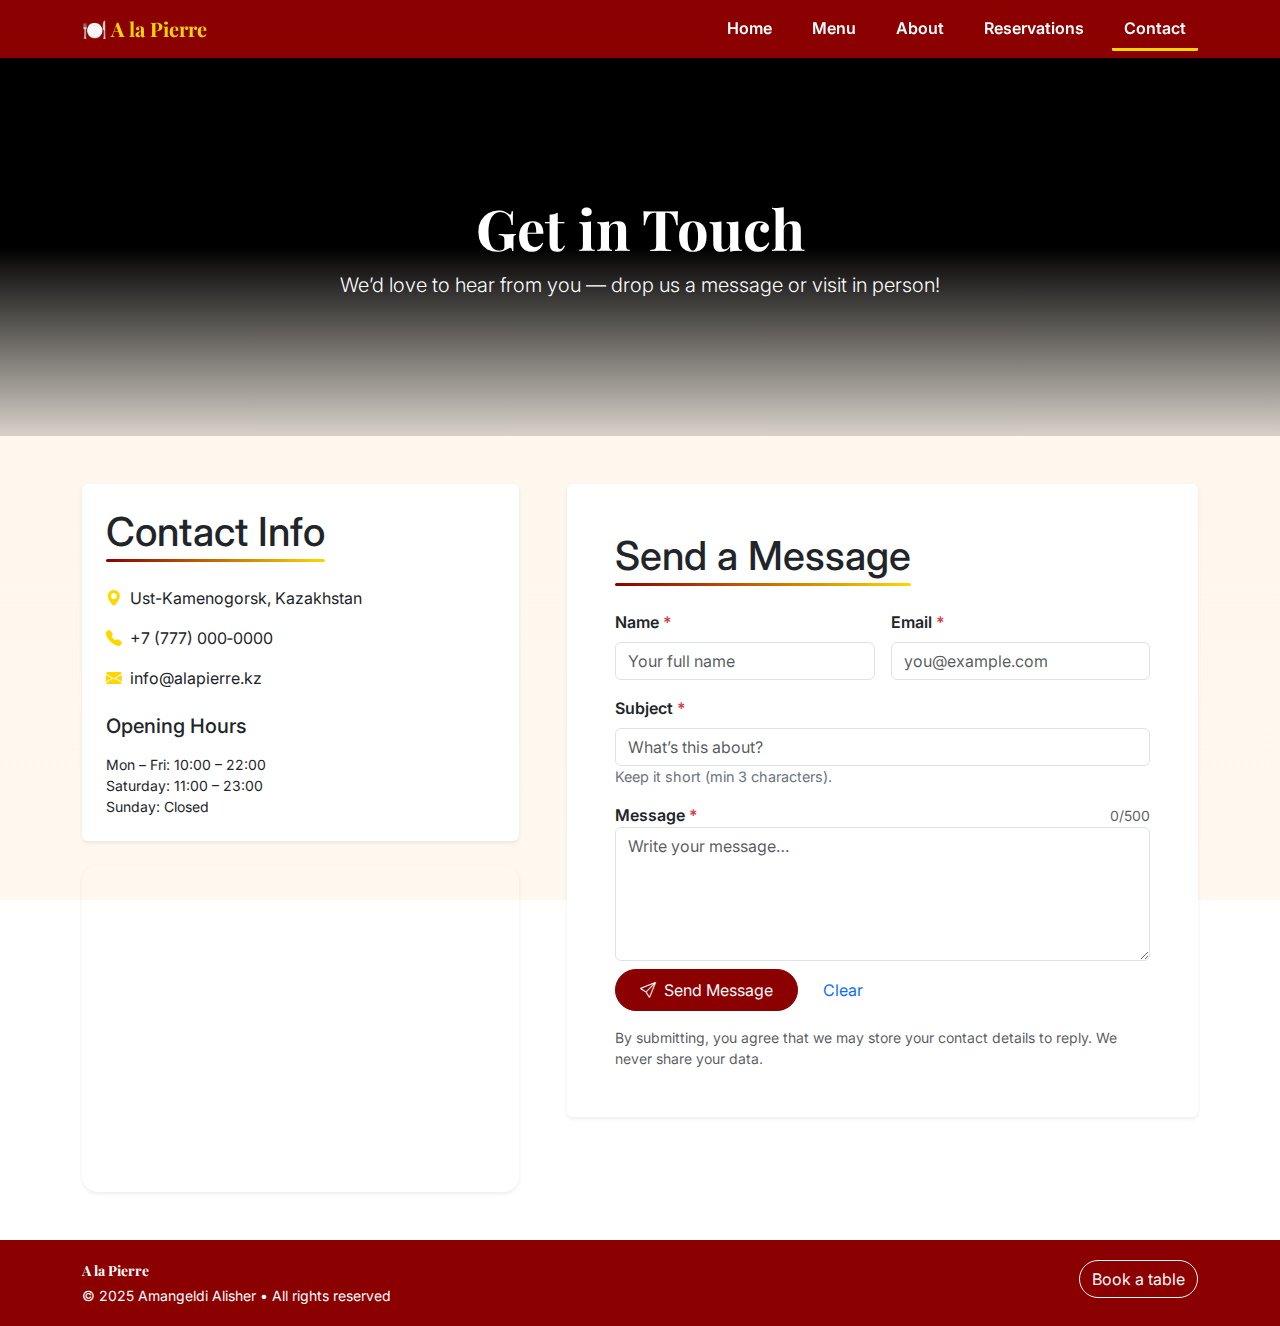
<file: contact.html>
<!doctype html>
<html lang="en">
<head>
  <meta charset="utf-8" />
  <meta name="viewport" content="width=device-width, initial-scale=1" />
  <title>A la Pierre — Contact</title>
  <meta name="description" content="Contact A la Pierre restaurant in Ust-Kamenogorsk — reach us for bookings, events, or feedback." />

  <!-- CSS & Assets -->
  <link href="https://cdn.jsdelivr.net/npm/bootstrap@5.3.3/dist/css/bootstrap.min.css" rel="stylesheet">
  <link href="https://fonts.googleapis.com/css2?family=Playfair+Display:wght@600..800&family=Inter:wght@300;400;600&display=swap" rel="stylesheet">
  <link href="https://cdn.jsdelivr.net/npm/bootstrap-icons@1.11.3/font/bootstrap-icons.css" rel="stylesheet">
  <link rel="stylesheet" href="styles.css">

  <style>
    /* Page‑specific tiny tweaks */
    .contact-hero{ min-height: 42vh; }
    .form-hint{ color: var(--muted); font-size: .9rem; }
    .required::after{ content:" *"; color: #dc3545; }
  </style>
</head>

<body class="bg-body text-body min-vh-100 d-flex flex-column">
  <a class="visually-hidden-focusable position-absolute top-0 start-0 p-2" href="#main">Skip to main content</a>

  <!-- NAVBAR -->
  <header class="sticky-top red-nav shadow-sm" role="banner">
    <nav class="navbar navbar-expand-lg navbar-dark" aria-label="Main navigation">
      <div class="container">
        <a class="navbar-brand fw-bold brand-title text-accent" href="index.html">🍽️ A&nbsp;la&nbsp;Pierre</a>
        <button class="navbar-toggler" type="button" data-bs-toggle="collapse" data-bs-target="#mainNav"
                aria-controls="mainNav" aria-expanded="false" aria-label="Toggle navigation">
          <span class="navbar-toggler-icon"></span>
        </button>
        <div id="mainNav" class="collapse navbar-collapse">
          <ul class="navbar-nav ms-auto align-items-lg-center nav-underline">
            <li class="nav-item"><a class="nav-link" href="index.html">Home</a></li>
            <li class="nav-item"><a class="nav-link" href="menu.html">Menu</a></li>
            <li class="nav-item"><a class="nav-link" href="about.html">About</a></li>
            <li class="nav-item"><a class="nav-link" href="reservations.html">Reservations</a></li>
            <li class="nav-item"><a class="nav-link active" aria-current="page" href="contact.html">Contact</a></li>
          </ul>
        </div>
      </div>
    </nav>
  </header>

  <!-- HERO -->
  <section class="hero-about contact-hero text-white d-flex align-items-center text-center" aria-labelledby="page-title">
    <div class="overlay" aria-hidden="true"></div>
    <div class="container position-relative py-5">
      <h1 id="page-title" class="display-4 fw-bold fancy-heading mb-2">Get in Touch</h1>
      <p class="lead opacity-90 mb-0">We’d love to hear from you — drop us a message or visit in person!</p>
    </div>
  </section>

  <!-- CONTACT CONTENT -->
  <main id="main" class="py-5 flex-grow-1">
    <div class="container">
      <div class="row g-5 align-items-start">
        
        <!-- Contact Info -->
        <div class="col-12 col-lg-5">
          <div class="card border-0 shadow-sm mb-4">
            <div class="card-body p-4">
              <h2 class="h1 section-title mb-4">Contact Info</h2>
              <ul class="list-unstyled fs-6 mb-4">
                <li class="mb-3"><i class="bi bi-geo-alt-fill text-accent me-2" aria-hidden="true"></i>Ust-Kamenogorsk, Kazakhstan</li>
                <li class="mb-3"><i class="bi bi-telephone-fill text-accent me-2" aria-hidden="true"></i><a class="link-dark text-decoration-none" href="tel:+77770000000">+7 (777) 000‑0000</a></li>
                <li class="mb-3"><i class="bi bi-envelope-fill text-accent me-2" aria-hidden="true"></i><a class="link-dark text-decoration-none" href="mailto:info@alapierre.kz">info@alapierre.kz</a></li>
              </ul>

              <h3 class="h5 mb-3">Opening Hours</h3>
              <ul class="list-unstyled small mb-0">
                <li>Mon – Fri: 10:00 – 22:00</li>
                <li>Saturday: 11:00 – 23:00</li>
                <li>Sunday: Closed</li>
              </ul>
            </div>
          </div>

          <!-- Google Map -->
          <div class="ratio ratio-4x3 rounded-4 overflow-hidden shadow-sm" aria-label="Map">
            <iframe
              src="https://www.google.com/maps?q=49.954319,82.615614&z=15&output=embed"
              style="border:0" loading="lazy" title="A la Pierre Location" referrerpolicy="no-referrer-when-downgrade"></iframe>
          </div>
        </div>

        <!-- Contact Form -->
        <div class="col-12 col-lg-7">
          <div class="card border-0 shadow-sm">
            <div class="card-body p-4 p-md-5">
              <h2 class="h1 section-title mb-4">Send a Message</h2>

              <!-- live region messages for a11y -->
              <div class="alert alert-success d-none" id="msgSuccess" role="status" aria-live="polite">✅ Message sent successfully!</div>
              <div class="alert alert-danger d-none" id="msgError" role="alert" aria-live="assertive">⚠️ Please fill in all fields correctly.</div>

              <form id="contactForm" novalidate>
                <div class="row g-3">
                  <div class="col-md-6">
                    <label for="name" class="form-label fw-semibold required">Name</label>
                    <input type="text" class="form-control" id="name" name="name" placeholder="Your full name" minlength="2" required>
                    <div class="invalid-feedback">Please enter your name (2+ characters).</div>
                  </div>
                  <div class="col-md-6">
                    <label for="email" class="form-label fw-semibold required">Email</label>
                    <input type="email" class="form-control" id="email" name="email" inputmode="email" placeholder="you@example.com" required>
                    <div class="invalid-feedback">Please provide a valid email address.</div>
                  </div>
                  <div class="col-12">
                    <label for="subject" class="form-label fw-semibold required">Subject</label>
                    <input type="text" class="form-control" id="subject" name="subject" placeholder="What’s this about?" minlength="3" required>
                    <div class="form-hint">Keep it short (min 3 characters).</div>
                    <div class="invalid-feedback">Subject is required (3+ characters).</div>
                  </div>
                  <div class="col-12">
                    <div class="d-flex justify-content-between align-items-center">
                      <label for="message" class="form-label fw-semibold required mb-0">Message</label>
                      <small id="charCount" class="text-muted">0/500</small>
                    </div>
                    <textarea class="form-control" id="message" name="message" rows="5" placeholder="Write your message…" minlength="10" maxlength="500" required></textarea>
                    <div class="invalid-feedback">Message must be 10–500 characters.</div>
                  </div>

                  <!-- Honeypot (spam deterrent) -->
                  <div class="d-none">
                    <label for="company">Company</label>
                    <input id="company" name="company" type="text" tabindex="-1" autocomplete="off">
                  </div>

                  <div class="col-12 mt-2">
                    <button type="submit" class="btn btn-outline-light rounded-pill px-4 py-2" style="background:var(--brand); border-color:var(--brand);">
                      <i class="bi bi-send me-1" aria-hidden="true"></i> Send Message
                    </button>
                    <button type="button" id="btnClear" class="btn btn-link text-decoration-none ms-2">Clear</button>
                  </div>
                </div>
              </form>

              <p class="small text-muted mb-0 mt-3">By submitting, you agree that we may store your contact details to reply. We never share your data.</p>
            </div>
          </div>
        </div>

      </div>
    </div>
  </main>

  <!-- FOOTER -->
  <footer class="red-footer text-white mt-auto" role="contentinfo">
    <div class="container d-flex flex-column flex-md-row justify-content-between align-items-start gap-3 small">
      <div>
        <div class="brand-title mb-1">A la Pierre</div>
        <div>© 2025 Amangeldi Alisher • All rights reserved</div>
      </div>
      <div class="d-flex gap-3">
        <a class="btn btn-outline-light rounded-pill" href="reservations.html">Book a table</a>
      </div>
    </div>
  </footer>

  <!-- SCRIPTS -->
  <script src="https://cdn.jsdelivr.net/npm/bootstrap@5.3.3/dist/js/bootstrap.bundle.min.js"></script>
  <script src="https://code.jquery.com/jquery-3.7.1.min.js" integrity="sha256-/JqT3SQfawRcv/BIHPThkBvs0OEvtFFmqPF/lYI/Cxo=" crossorigin="anonymous"></script>
  <script>
    // ===== Form Helpers: character counter + draft persistence =====
    const form = document.getElementById('contactForm');
    const success = document.getElementById('msgSuccess');
    const error = document.getElementById('msgError');
    const charCount = document.getElementById('charCount');
    const messageEl = document.getElementById('message');

    // Character counter
    const updateCount = () => { charCount.textContent = `${messageEl.value.length}/500`; };
    messageEl.addEventListener('input', updateCount); updateCount();

    // Save/restore draft (localStorage)
    const fields = ['name','email','subject','message'];
    fields.forEach(id=>{
      const el = document.getElementById(id);
      // restore
      const saved = localStorage.getItem(`contact:${id}`);
      if(saved) el.value = saved;
      // save on input
      el.addEventListener('input', ()=> localStorage.setItem(`contact:${id}`, el.value));
    });

    // Clear button
    document.getElementById('btnClear').addEventListener('click', ()=>{
      form.reset(); updateCount();
      success.classList.add('d-none');
      error.classList.add('d-none');
    });

    // ===== Validation & submit (Bootstrap + custom) =====
    form.addEventListener('submit', (e) => {
      e.preventDefault();
      success.classList.add('d-none');
      error.classList.add('d-none');

      // Honeypot check
      if (document.getElementById('company').value.trim() !== '') {
        error.classList.remove('d-none');
        return;
      }

      // HTML5 validity + custom length checks
      if (!form.checkValidity() || messageEl.value.trim().length < 10) {
        form.classList.add('was-validated');
        error.classList.remove('d-none');
        return;
      }

      // Fake success UI
      success.classList.remove('d-none');
      form.classList.remove('was-validated');
      fields.forEach(id => localStorage.removeItem(`contact:${id}`));
      form.reset(); updateCount();

      // Small flair with jQuery (counts toward jQuery requirement)
      $(success).hide().fadeIn(250).delay(1200).fadeOut(400);
    });
  </script>
</body>
</html>
</file>
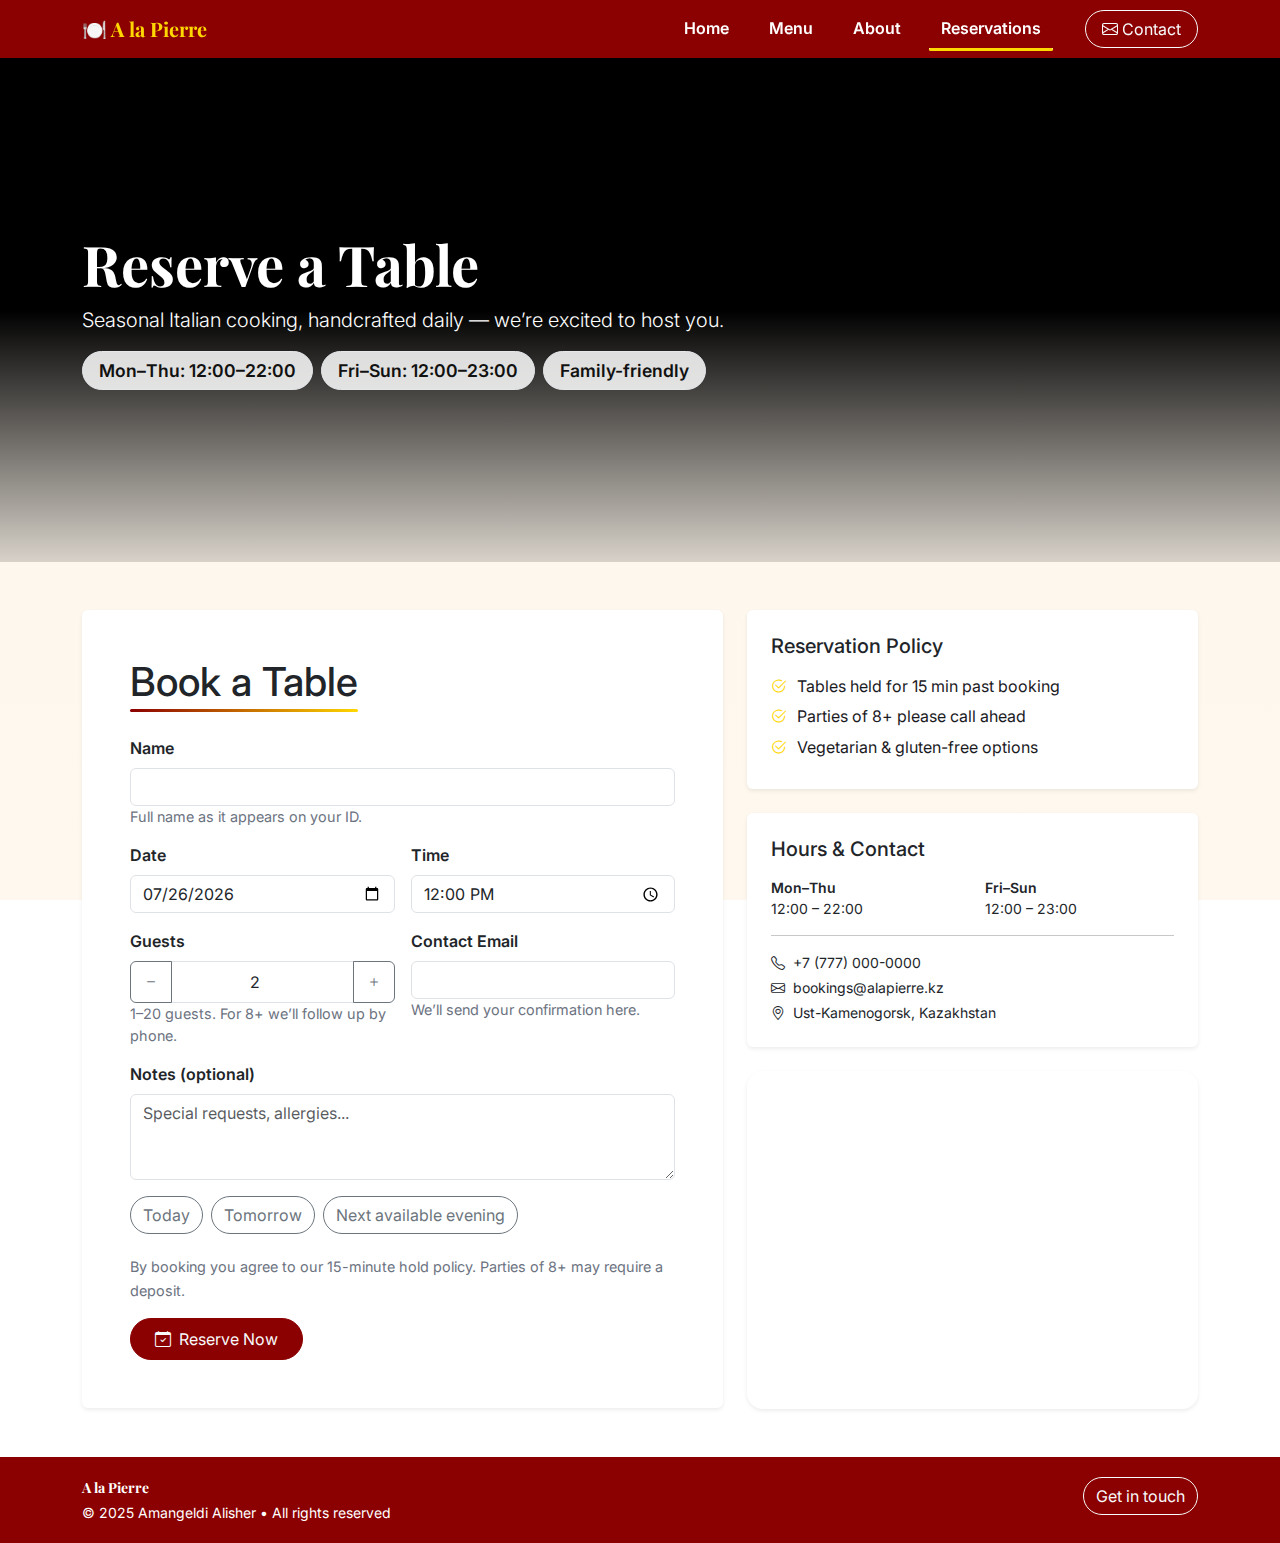
<file: reservations.html>
<!doctype html>
<html lang="en">
<head>
  <meta charset="utf-8" />
  <meta name="viewport" content="width=device-width, initial-scale=1" />
  <title>A la Pierre — Reservations</title>
  <meta name="description" content="Reserve a table at A la Pierre — seasonal Italian dining, warm hospitality." />
  <link href="https://cdn.jsdelivr.net/npm/bootstrap@5.3.3/dist/css/bootstrap.min.css" rel="stylesheet">
  <link href="https://fonts.googleapis.com/css2?family=Playfair+Display:wght@600..800&family=Inter:wght@300;400;600&display=swap" rel="stylesheet">
  <link href="https://cdn.jsdelivr.net/npm/bootstrap-icons@1.11.3/font/bootstrap-icons.css" rel="stylesheet">
  <link rel="stylesheet" href="styles.css">
  <style>
    /* Page-only niceties (non-breaking) */
    .hero-reservations .badge {
      background: rgba(255,255,255,.85);
      border: 1px solid #e5e7eb;
      color: #111;
    }
    .guest-stepper .btn {
      width: 42px; height: 42px; padding: 0;
      display: inline-flex; align-items: center; justify-content: center;
    }
    .help-hint { color: var(--muted); font-size: .9rem; }
  </style>
</head>

<body class="bg-body text-body min-vh-100 d-flex flex-column">
  <a class="visually-hidden-focusable position-absolute top-0 start-0 p-2" href="#main">Skip to main content</a>

  <!-- NAVBAR -->
  <header class="sticky-top red-nav shadow-sm">
    <nav class="navbar navbar-expand-lg navbar-dark">
      <div class="container">
        <a class="navbar-brand fw-bold brand-title text-accent" href="index.html">🍽️ A&nbsp;la&nbsp;Pierre</a>
        <button class="navbar-toggler" type="button" data-bs-toggle="collapse" data-bs-target="#mainNav"
                aria-controls="mainNav" aria-expanded="false" aria-label="Toggle navigation">
          <span class="navbar-toggler-icon"></span>
        </button>
        <div id="mainNav" class="collapse navbar-collapse">
          <ul class="navbar-nav ms-auto align-items-lg-center nav-underline">
            <li class="nav-item"><a class="nav-link" href="index.html">Home</a></li>
            <li class="nav-item"><a class="nav-link" href="menu.html">Menu</a></li>
            <li class="nav-item"><a class="nav-link" href="about.html">About</a></li>
            <li class="nav-item"><a class="nav-link active" aria-current="page" href="reservations.html">Reservations</a></li>
            <li class="nav-item ms-lg-3">
              <a class="btn btn-outline-light rounded-pill px-3" href="contact.html">
                <i class="bi bi-envelope"></i> Contact
              </a>
            </li>
          </ul>
        </div>
      </div>
    </nav>
  </header>

  <!-- HERO -->
  <section class="hero-about hero-reservations text-white d-flex align-items-center">
    <div class="overlay"></div>
    <div class="container position-relative">
      <div class="row align-items-center">
        <div class="col-12 col-lg-8">
          <h1 class="display-4 fw-bold fancy-heading mb-2">Reserve a Table</h1>
          <p class="lead opacity-90 mb-3">Seasonal Italian cooking, handcrafted daily — we’re excited to host you.</p>
          <div class="d-flex gap-2 flex-wrap">
            <span class="badge rounded-pill fw-semibold">Mon–Thu: 12:00–22:00</span>
            <span class="badge rounded-pill fw-semibold">Fri–Sun: 12:00–23:00</span>
            <span class="badge rounded-pill fw-semibold">Family-friendly</span>
          </div>
        </div>
      </div>
    </div>
  </section>

  <!-- FORM + INFO -->
  <main id="main" class="py-5 flex-grow-1">
    <div class="container">
      <div class="row g-4">
        <!-- FORM -->
        <div class="col-12 col-lg-7">
          <div class="card border-0 shadow-sm">
            <div class="card-body p-4 p-md-5">
              <h2 class="h1 section-title mb-4">Book a Table</h2>

              <div class="alert alert-success d-none" id="resSuccess" role="status" aria-live="polite">
                ✅ Reservation submitted successfully! We'll confirm via email.
              </div>
              <div class="alert alert-danger d-none" id="resError" role="alert">
                ⚠️ Please fill out all required fields correctly (and choose a time within opening hours).
              </div>

              <form id="reservationForm" novalidate>
                <div class="row g-3">
                  <div class="col-12">
                    <label for="name" class="form-label fw-semibold">Name</label>
                    <input type="text" class="form-control" id="name" required aria-describedby="nameHelp">
                    <div id="nameHelp" class="help-hint">Full name as it appears on your ID.</div>
                    <div class="invalid-feedback">Please enter your name.</div>
                  </div>

                  <div class="col-12 col-md-6">
                    <label for="date" class="form-label fw-semibold">Date</label>
                    <input type="date" class="form-control" id="date" required>
                    <div class="invalid-feedback">Please choose a valid date (today or later).</div>
                  </div>

                  <div class="col-12 col-md-6">
                    <label for="time" class="form-label fw-semibold">Time</label>
                    <input type="time" class="form-control" id="time" required>
                    <div class="invalid-feedback">Pick a time during opening hours.</div>
                  </div>

                  <div class="col-12 col-md-6">
                    <label class="form-label fw-semibold d-block">Guests</label>
                    <div class="input-group guest-stepper" role="group" aria-label="Guest counter">
                      <button type="button" class="btn btn-outline-secondary" id="minusGuests" aria-label="Decrease guests">
                        <i class="bi bi-dash"></i>
                      </button>
                      <input type="number" class="form-control text-center" id="guests" min="1" max="20" value="2" required aria-describedby="guestHelp">
                      <button type="button" class="btn btn-outline-secondary" id="plusGuests" aria-label="Increase guests">
                        <i class="bi bi-plus"></i>
                      </button>
                    </div>
                    <div id="guestHelp" class="help-hint">1–20 guests. For 8+ we’ll follow up by phone.</div>
                    <div class="invalid-feedback">Please enter guests between 1 and 20.</div>
                  </div>

                  <div class="col-12 col-md-6">
                    <label for="email" class="form-label fw-semibold">Contact Email</label>
                    <input type="email" class="form-control" id="email" required aria-describedby="emailHelp">
                    <div id="emailHelp" class="help-hint">We’ll send your confirmation here.</div>
                    <div class="invalid-feedback">Please enter a valid email.</div>
                  </div>

                  <div class="col-12">
                    <label for="notes" class="form-label fw-semibold">Notes (optional)</label>
                    <textarea class="form-control" id="notes" rows="3" placeholder="Special requests, allergies..."></textarea>
                  </div>

                  <div class="col-12 d-flex flex-wrap gap-2">
                    <button type="button" class="btn btn-outline-secondary rounded-pill" data-quick="today">
                      Today
                    </button>
                    <button type="button" class="btn btn-outline-secondary rounded-pill" data-quick="tomorrow">
                      Tomorrow
                    </button>
                    <button type="button" class="btn btn-outline-secondary rounded-pill" data-quick="evening">
                      Next available evening
                    </button>
                  </div>

                  <div class="col-12 pt-1">
                    <span class="help-hint">
                      By booking you agree to our 15-minute hold policy. Parties of 8+ may require a deposit.
                    </span>
                  </div>

                  <div class="col-12">
                    <button type="submit" class="btn btn-outline-light rounded-pill px-4 py-2"
                            style="background:var(--brand); border-color:var(--brand);">
                      <i class="bi bi-calendar-check me-1"></i> Reserve Now
                    </button>
                  </div>
                </div>
              </form>
            </div>
          </div>
        </div>

        <!-- INFO -->
        <div class="col-12 col-lg-5">
          <div class="card border-0 shadow-sm mb-4">
            <div class="card-body p-4">
              <h3 class="h5 mb-3">Reservation Policy</h3>
              <ul class="lead-checklist list-unstyled mb-0">
                <li><i class="bi bi-check2-circle"></i> Tables held for 15 min past booking</li>
                <li><i class="bi bi-check2-circle"></i> Parties of 8+ please call ahead</li>
                <li><i class="bi bi-check2-circle"></i> Vegetarian & gluten-free options</li>
              </ul>
            </div>
          </div>

          <div class="card border-0 shadow-sm">
            <div class="card-body p-4">
              <h3 class="h5 mb-3">Hours & Contact</h3>
              <div class="row small">
                <div class="col-6">
                  <div class="fw-semibold">Mon–Thu</div>
                  <div>12:00 – 22:00</div>
                </div>
                <div class="col-6">
                  <div class="fw-semibold">Fri–Sun</div>
                  <div>12:00 – 23:00</div>
                </div>
              </div>
              <hr class="my-3">
              <div class="small">
                <div class="mb-1"><i class="bi bi-telephone me-1"></i> +7 (777) 000-0000</div>
                <div class="mb-1"><i class="bi bi-envelope me-1"></i> bookings@alapierre.kz</div>
                <div><i class="bi bi-geo-alt me-1"></i> Ust-Kamenogorsk, Kazakhstan</div>
              </div>
            </div>
          </div>

          <div class="ratio ratio-4x3 rounded-4 overflow-hidden mt-4 shadow-sm">
            <iframe
              src="https://www.google.com/maps?q=49.954319,82.615614&z=15&output=embed"
              style="border:0" loading="lazy"
              title="A la Pierre Location"></iframe>
          </div>
        </div>
      </div>
    </div>
  </main>

  <!-- FOOTER -->
  <footer class="red-footer text-white mt-auto">
    <div class="container d-flex flex-column flex-md-row justify-content-between align-items-start gap-3 small">
      <div>
        <div class="brand-title mb-1">A la Pierre</div>
        <div>© 2025 Amangeldi Alisher • All rights reserved</div>
      </div>
      <div class="d-flex gap-3">
        <a class="btn btn-outline-light rounded-pill" href="contact.html">Get in touch</a>
      </div>
    </div>
  </footer>

  <!-- SCRIPTS -->
  <script src="https://cdn.jsdelivr.net/npm/bootstrap@5.3.3/dist/js/bootstrap.bundle.min.js"></script>
  <script>
    // Elements
    const form = document.getElementById('reservationForm');
    const success = document.getElementById('resSuccess');
    const error = document.getElementById('resError');
    const dateEl = document.getElementById('date');
    const timeEl = document.getElementById('time');
    const guestsEl = document.getElementById('guests');
    const minusBtn = document.getElementById('minusGuests');
    const plusBtn = document.getElementById('plusGuests');

    // Opening hours: Mon-Thu 12:00-22:00, Fri-Sun 12:00-23:00
    function getHoursFor(date) {
      const d = new Date(date.getFullYear(), date.getMonth(), date.getDate());
      const day = d.getDay(); // 0 Sun ... 6 Sat
      const open = { h: 12, m: 0 };
      const close = (day === 0 || day === 5 || day === 6) ? { h: 23, m: 0 } : { h: 22, m: 0 };
      return { open, close };
    }
    function toTimeString(h, m) {
      const hh = String(h).padStart(2, '0');
      const mm = String(m).padStart(2, '0');
      return `${hh}:${mm}`;
    }
    function clampTimeToHours(dateStr, timeInput) {
      if (!dateStr || !timeInput.value) return;
      const { open, close } = getHoursFor(new Date(dateStr));
      const min = toTimeString(open.h, open.m);
      const max = toTimeString(close.h, close.m);
      timeInput.min = min;
      timeInput.max = max;
      if (timeInput.value < min) timeInput.value = min;
      if (timeInput.value > max) timeInput.value = max;
    }

    // Default date/time: today + next available slot
    (function initDefaults() {
      const tzNow = new Date();
      const yyyy = tzNow.getFullYear();
      const mm = String(tzNow.getMonth() + 1).padStart(2, '0');
      const dd = String(tzNow.getDate()).padStart(2, '0');
      const todayStr = `${yyyy}-${mm}-${dd}`;

      dateEl.min = todayStr;
      dateEl.value = todayStr;

      const { open, close } = getHoursFor(tzNow);
      timeEl.min = toTimeString(open.h, open.m);
      timeEl.max = toTimeString(close.h, close.m);

      // Choose a reasonable default time (next full half-hour, clamped to hours)
      const proposed = new Date(tzNow);
      proposed.setMinutes(proposed.getMinutes() + (30 - (proposed.getMinutes() % 30 || 30)));
      let ph = proposed.getHours(), pm = proposed.getMinutes();
      const minStr = timeEl.min, maxStr = timeEl.max;
      let def = toTimeString(ph, pm);
      if (def < minStr) def = minStr;
      if (def > maxStr) def = maxStr;
      timeEl.value = def;
    })();

    // Update hours when date changes
    dateEl.addEventListener('change', () => clampTimeToHours(dateEl.value, timeEl));

    // Quick-pick buttons
    document.querySelectorAll('[data-quick]').forEach(btn => {
      btn.addEventListener('click', () => {
        const kind = btn.getAttribute('data-quick');
        const base = new Date();
        if (kind === 'tomorrow') base.setDate(base.getDate() + 1);
        if (kind === 'today') {/* no-op */}
        if (kind === 'evening') {
          // set to 19:00 and clamp to hours for that day
          const yyyy = base.getFullYear();
          const mm = String(base.getMonth() + 1).padStart(2, '0');
          const dd = String(base.getDate()).padStart(2, '0');
          dateEl.value = `${yyyy}-${mm}-${dd}`;
          clampTimeToHours(dateEl.value, timeEl);
          timeEl.value = (timeEl.max >= '19:00' ? '19:00' : timeEl.max);
          return;
        }
        // today/tomorrow: set date and clamp
        const yyyy = base.getFullYear();
        const mm = String(base.getMonth() + 1).padStart(2, '0');
        const dd = String(base.getDate()).padStart(2, '0');
        dateEl.value = `${yyyy}-${mm}-${dd}`;
        clampTimeToHours(dateEl.value, timeEl);
      });
    });

    // Guest stepper
    minusBtn.addEventListener('click', () => {
      const v = Math.max(parseInt(guestsEl.value || '1', 10) - 1, parseInt(guestsEl.min, 10));
      guestsEl.value = v;
    });
    plusBtn.addEventListener('click', () => {
      const v = Math.min(parseInt(guestsEl.value || '1', 10) + 1, parseInt(guestsEl.max, 10));
      guestsEl.value = v;
    });

    // Form validation & submission
    form.addEventListener('submit', (e) => {
      e.preventDefault();
      success.classList.add('d-none');
      error.classList.add('d-none');

      // Bootstrap-style constraint validation
      const requiredOK = ['name','date','time','guests','email'].every(id => form[id].value.trim() !== '');

      // Check time is within hours for chosen date
      const chosenDate = dateEl.value ? new Date(dateEl.value) : null;
      let timeOK = !!timeEl.value;
      if (chosenDate && timeOK) {
        const { open, close } = getHoursFor(chosenDate);
        const min = toTimeString(open.h, open.m);
        const max = toTimeString(close.h, close.m);
        timeOK = (timeEl.value >= min && timeEl.value <= max);
      }

      // Guests bounds
      const g = parseInt(guestsEl.value || '0', 10);
      const guestsOK = g >= parseInt(guestsEl.min, 10) && g <= parseInt(guestsEl.max, 10);

      // Toggle invalid UI
      ['name','date','time','guests','email'].forEach(id => {
        const el = form[id];
        if (!el) return;
        const validNow = id === 'time' ? timeOK && el.value.trim() !== '' :
                         id === 'guests' ? guestsOK && el.value.trim() !== '' :
                         el.value.trim() !== '';
        el.classList.toggle('is-invalid', !validNow);
      });

      if (requiredOK && timeOK && guestsOK) {
        success.classList.remove('d-none');
        form.reset();
        // reset defaults after clear
        const now = new Date();
        const yyyy = now.getFullYear();
        const mm = String(now.getMonth() + 1).padStart(2, '0');
        const dd = String(now.getDate()).padStart(2, '0');
        dateEl.min = `${yyyy}-${mm}-${dd}`;
        dateEl.value = `${yyyy}-${mm}-${dd}`;
        clampTimeToHours(dateEl.value, timeEl);
        timeEl.value = timeEl.min;
        guestsEl.value = 2;
        ['name','date','time','guests','email'].forEach(id => form[id].classList.remove('is-invalid'));
      } else {
        error.classList.remove('d-none');
      }
    });
  </script>
</body>
</html>
</file>
<file: styles.css>
:root{
  --brand:#8B0000;
  --brand-600:#a61919;
  --accent:#FFD700;
  --ink:#1b1b1f;
  --muted:#6b7280;
  --cream:#fdf6ec;
}

/* ========= Base ========= */
body{
  background: linear-gradient(180deg,#fdf6ec 0%,#fff8ef 100%),
              url("https://www.transparenttextures.com/patterns/paper-fibers.png");
  background-blend-mode:multiply;
  background-attachment:fixed;
  color:var(--ink);
  font-family:"Inter",sans-serif;
}
.brand-title{ font-family:"Playfair Display",Georgia,serif; font-weight:700; }
.text-accent{ color:var(--accent)!important; }
.object-fit-cover{ object-fit:cover; }

/* ========= Navbar & Footer ========= */
.red-nav{ background:var(--brand); }
.navbar-dark .navbar-brand,
.navbar-dark .navbar-brand:hover{ color:var(--accent); }

.navbar-dark .navbar-nav .nav-link{
  color:#fff; font-weight:600; padding:.5rem .75rem; position:relative; transition:color .25s;
}
.navbar-dark .navbar-nav .nav-link::after{
  content:""; position:absolute; left:0; right:0; bottom:-3px; height:3px; border-radius:2px;
  background:var(--accent); transform:scaleX(0); transform-origin:center; transition:transform .25s;
}
.navbar-dark .navbar-nav .nav-link:hover::after,
.navbar-dark .navbar-nav .nav-link.active::after{ transform:scaleX(1); }

.red-footer{ background:var(--brand); padding:1.25rem 0; }
.link-footer{ color:#fff; text-decoration:none; position:relative; }
.link-footer::after{
  content:""; position:absolute; left:0; right:0; bottom:-3px; height:2px; background:var(--accent);
  transform:scaleX(0); transform-origin:center; transition:transform .25s;
}
.link-footer:hover::after{ transform:scaleX(1); }

.btn-outline-light:hover{ background:var(--accent)!important; color:#000!important; border-color:var(--accent)!important; }

/* ========= Hero ========= */
.hero-about{
  position:relative; min-height:56vh;
  background:#000 url("https://images.unsplash.com/photo-1517248135467-4c7edcad34c4?q=80&w=1600&auto=format&fit=crop") center/cover no-repeat;
}
.hero-about .overlay{
  position:absolute; inset:0;
  background:linear-gradient(180deg,rgba(0,0,0,.45),rgba(0,0,0,.65),rgba(253,246,236,.85));
}
.fancy-heading{ font-family:"Playfair Display",Georgia,serif; }
.gradient-text{
  background:linear-gradient(90deg,var(--accent),#ffa94d);
  -webkit-background-clip:text; background-clip:text; color:transparent;
}
.hero-card{
  border-radius:1rem; background:rgba(255,250,243,.9); backdrop-filter:blur(6px);
}

/* Larger, black hero badges */
.hero-about .badge{
  font-size:1.1rem; font-weight:600; color:#000;
  background:rgba(255,255,255,.85); border:1px solid #ddd;
  padding:.6rem 1rem; border-radius:50rem;
}

/* ========= Section Titles & Checklists ========= */
.section-title{ position:relative; display:inline-block; padding-bottom:.35rem; }
.section-title::after{
  content:""; position:absolute; left:0; right:0; bottom:0; height:3px; border-radius:2px;
  background:linear-gradient(90deg,var(--brand),var(--accent));
}
.section-divider{ border:0; height:1px; background:linear-gradient(90deg,rgba(0,0,0,0),#ddd,rgba(0,0,0,0)); }

.section-story p.fs-5,
.section-story .lead-checklist li{ font-size:1.25rem; line-height:1.75; }
.section-story p.fs-5{ margin-bottom:1rem; }
.section-story .lead-checklist{ margin-top:1.25rem; }
.lead-checklist li{ margin:.4rem 0; color:var(--ink); }
.lead-checklist i{ color:var(--accent); margin-right:.4rem; }

/* ========= Stats ========= */
.stat{ min-width:120px; }
.stat-number{ font-size:clamp(1.4rem,2.4vw,1.8rem); font-weight:700; color:var(--accent); }
.stat-label{ color:var(--ink); font-size:.9rem; font-weight:600; }

/* ========= Media / Cards ========= */
.thumb,
.card-img-top{
  width:100%; object-fit:cover; border-radius:.75rem;
  box-shadow:0 6px 18px rgba(0,0,0,.1); transition:transform .25s, box-shadow .25s;
}
.thumb:hover,
.card-img-top:hover{ transform:translateY(-5px); box-shadow:0 10px 25px rgba(0,0,0,.2); }

.card-img-top{ height:220px; border-radius:.75rem .75rem 0 0; }

/* Uniform featured dish images */
.menu-feature-img{
  width:100%;
  height:200px;
  object-fit:cover;
  object-position:center;
}

/* Price badge visibility */
.bg-brand-subtle{
  background: rgba(255, 215, 0, 0.18);
  border: 1px solid rgba(255, 215, 0, 0.35);
}
.text-brand{ color: var(--brand) !important; }

/* ========= Animations ========= */
.reveal-up{ transform:translateY(8px); opacity:0; transition:all .5s; }
.reveal-up.appear{ transform:none; opacity:1; }

/* ========= Shared Utilities ========= */
.section-soft{ 
  background: linear-gradient(180deg,var(--cream) 0%, #fff8ef 60%);
  border-top:1px solid #eee; border-bottom:1px solid #eee;
}

.feature-icon{ 
  width:56px; height:56px; display:inline-flex; align-items:center; justify-content:center;
  border-radius:14px; background:rgba(255,255,255,.9); border:1px solid #eee;
}

/* Testimonials */
.container-narrow{ max-width: 860px; }
.review-card{
  background:#fff; border:1px solid #eee; border-radius:1rem; box-shadow:0 6px 18px rgba(0,0,0,.06);
  padding:2rem; margin:0 auto; text-align:center;
}
.review-avatar{ width:72px; height:72px; object-fit:cover; border-radius:50%; border:3px solid var(--accent); }
.stars{ color:#FFC107; letter-spacing:.08em; }
.quote{ font-size:1.05rem; }

/* Menu helpers */
.badge-veg{ background:#e6f7e8; color:#137333; border:1px solid #b7e3be; }
.badge-hot{ background:#ffe8e6; color:#b00020; border:1px solid #ffc1bb; }
.price{ white-space:nowrap; font-weight:600; }
.menu-sticky{ position:sticky; top:64px; z-index:10; }

/* ========= About Page Gallery Fix ========= */
.about-gallery .thumb{
  width: 100%;
  aspect-ratio: 1 / 1;
  height: auto;
  object-fit: cover;
  object-position: center;
  display: block;
}

/* Fallback for browsers without aspect-ratio */
@supports not (aspect-ratio: 1 / 1){
  .about-gallery .thumb{ height: 300px; }
}
</file>
